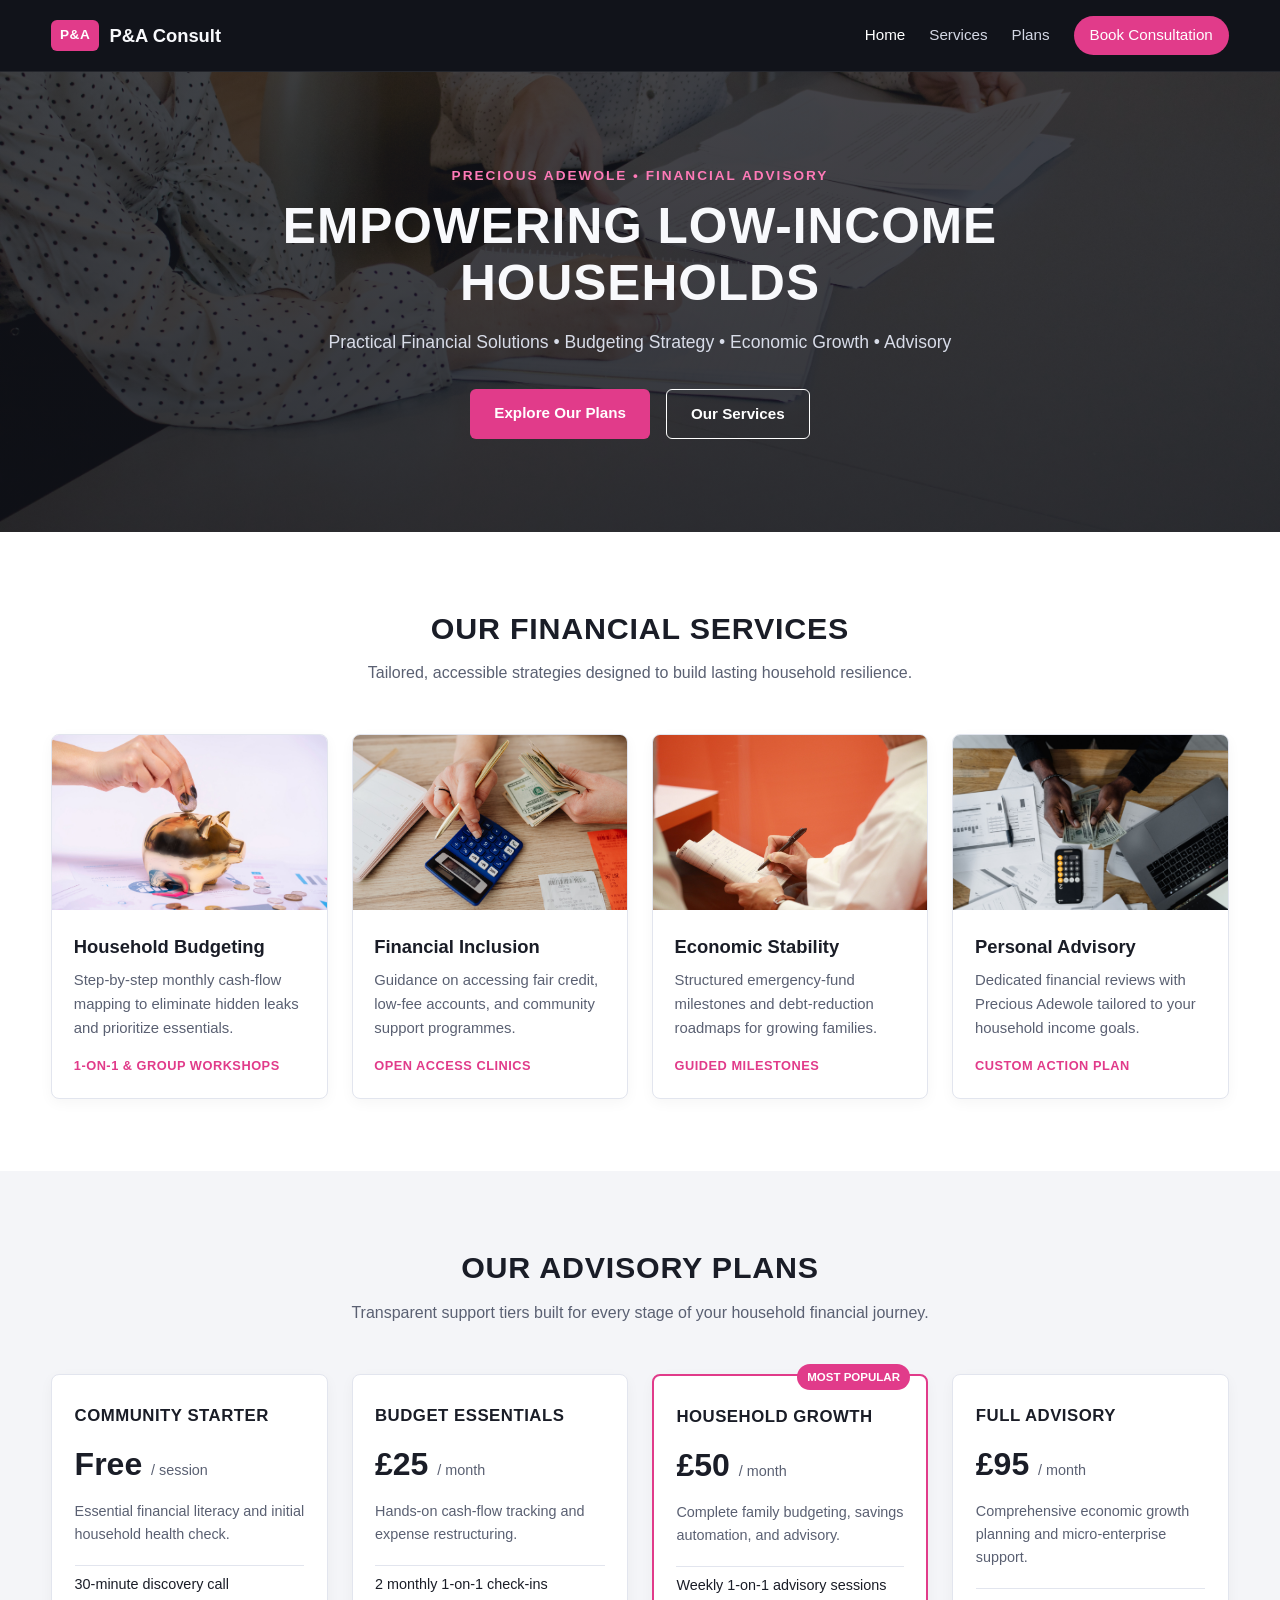
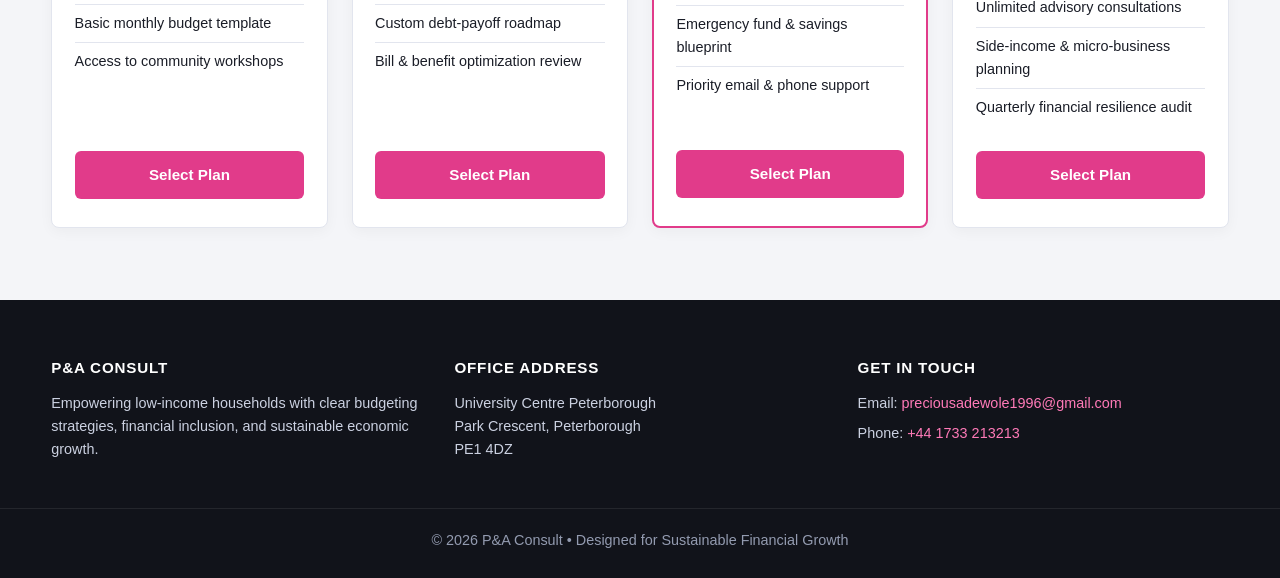
<file: index.html>
<!DOCTYPE html>
<html lang="en">
<head>
  <meta charset="UTF-8" />
  <meta name="viewport" content="width=device-width, initial-scale=1.0" />
  <title>P&A Consult | Financial Solutions & Household Advisory</title>
  <link rel="stylesheet" href="./assets/css/style.css" />
</head>
<body>

  <!-- Top Navigation Bar -->
  <header class="navbar">
    <div class="container nav-container">
      <a href="index.html" class="brand">
        <span class="brand-badge">P&amp;A</span>
        <span class="brand-name">P&amp;A Consult</span>
      </a>
      <nav class="nav-links" aria-label="Main Navigation">
        <a href="index.html" class="active">Home</a>
        <a href="#services">Services</a>
        <a href="#plans">Plans</a>
        <a href="signup.html" class="nav-cta">Book Consultation</a>
      </nav>
    </div>
  </header>

  <!-- Full-Bleed Hero Banner (Matches Video Hero Layout) -->
  <section class="hero">
    <div class="hero-overlay">
      <div class="container hero-content">
        <p class="hero-eyebrow">PRECIOUS ADEWOLE &bull; FINANCIAL ADVISORY</p>
        <h1>EMPOWERING LOW-INCOME HOUSEHOLDS</h1>
        <p class="hero-subtitle">
          Practical Financial Solutions &bull; Budgeting Strategy &bull; Economic Growth &bull; Advisory
        </p>
        <div class="hero-actions">
          <a href="#plans" class="btn btn-primary">Explore Our Plans</a>
          <a href="#services" class="btn btn-outline">Our Services</a>
        </div>
      </div>
    </div>
  </section>

  <!-- 4-Column Financial Services Grid (Replaces "Our Classes" Section) -->
  <section id="services" class="section section-light">
    <div class="container">
      <div class="section-header">
        <h2>OUR FINANCIAL SERVICES</h2>
        <p>Tailored, accessible strategies designed to build lasting household resilience.</p>
      </div>

      <div class="cards-grid">
        <article class="service-card">
          <img src="./assets/images/service-budgeting.jpg" alt="Household Budgeting Strategy" />
          <div class="card-body">
            <h3>Household Budgeting</h3>
            <p>Step-by-step monthly cash-flow mapping to eliminate hidden leaks and prioritize essentials.</p>
            <span class="card-tag">1-on-1 &amp; Group Workshops</span>
          </div>
        </article>

        <article class="service-card">
          <img src="./assets/images/service-inclusion.jpg" alt="Financial Inclusion Support" />
          <div class="card-body">
            <h3>Financial Inclusion</h3>
            <p>Guidance on accessing fair credit, low-fee accounts, and community support programmes.</p>
            <span class="card-tag">Open Access Clinics</span>
          </div>
        </article>

        <article class="service-card">
          <img src="./assets/images/service-stability.jpg" alt="Economic Stability Planning" />
          <div class="card-body">
            <h3>Economic Stability</h3>
            <p>Structured emergency-fund milestones and debt-reduction roadmaps for growing families.</p>
            <span class="card-tag">Guided Milestones</span>
          </div>
        </article>

        <article class="service-card">
          <img src="./assets/images/service-advisory.jpg" alt="Personal Financial Advisory" />
          <div class="card-body">
            <h3>Personal Advisory</h3>
            <p>Dedicated financial reviews with Precious Adewole tailored to your household income goals.</p>
            <span class="card-tag">Custom Action Plan</span>
          </div>
        </article>
      </div>
    </div>
  </section>

  <!-- 4-Column Advisory Plans Grid (Replaces "Our Memberships" Section) -->
  <section id="plans" class="section section-muted">
    <div class="container">
      <div class="section-header">
        <h2>OUR ADVISORY PLANS</h2>
        <p>Transparent support tiers built for every stage of your household financial journey.</p>
      </div>

      <div class="plans-grid">
        <!-- Plan 1 -->
        <div class="plan-card">
          <h3>COMMUNITY STARTER</h3>
          <div class="plan-price">Free <span>/ session</span></div>
          <p class="plan-desc">Essential financial literacy and initial household health check.</p>
          <ul class="plan-features">
            <li>30-minute discovery call</li>
            <li>Basic monthly budget template</li>
            <li>Access to community workshops</li>
          </ul>
          <a href="signup.html?plan=Community%20Starter" class="btn btn-primary btn-block">Select Plan</a>
        </div>

        <!-- Plan 2 -->
        <div class="plan-card">
          <h3>BUDGET ESSENTIALS</h3>
          <div class="plan-price">&pound;25 <span>/ month</span></div>
          <p class="plan-desc">Hands-on cash-flow tracking and expense restructuring.</p>
          <ul class="plan-features">
            <li>2 monthly 1-on-1 check-ins</li>
            <li>Custom debt-payoff roadmap</li>
            <li>Bill &amp; benefit optimization review</li>
          </ul>
          <a href="signup.html?plan=Budget%20Essentials" class="btn btn-primary btn-block">Select Plan</a>
        </div>

        <!-- Plan 3 (Featured) -->
        <div class="plan-card plan-featured">
          <span class="popular-badge">MOST POPULAR</span>
          <h3>HOUSEHOLD GROWTH</h3>
          <div class="plan-price">&pound;50 <span>/ month</span></div>
          <p class="plan-desc">Complete family budgeting, savings automation, and advisory.</p>
          <ul class="plan-features">
            <li>Weekly 1-on-1 advisory sessions</li>
            <li>Emergency fund &amp; savings blueprint</li>
            <li>Priority email &amp; phone support</li>
          </ul>
          <a href="signup.html?plan=Household%20Growth" class="btn btn-primary btn-block">Select Plan</a>
        </div>

        <!-- Plan 4 -->
        <div class="plan-card">
          <h3>FULL ADVISORY</h3>
          <div class="plan-price">&pound;95 <span>/ month</span></div>
          <p class="plan-desc">Comprehensive economic growth planning and micro-enterprise support.</p>
          <ul class="plan-features">
            <li>Unlimited advisory consultations</li>
            <li>Side-income &amp; micro-business planning</li>
            <li>Quarterly financial resilience audit</li>
          </ul>
          <a href="signup.html?plan=Full%20Advisory" class="btn btn-primary btn-block">Select Plan</a>
        </div>
      </div>
    </div>
  </section>

  <!-- Dark Structured Footer (Matches Video Footer + Your Current Contact Info) -->
  <footer class="footer">
    <div class="container footer-grid">
      <div>
        <h4>P&amp;A CONSULT</h4>
        <p>Empowering low-income households with clear budgeting strategies, financial inclusion, and sustainable economic growth.</p>
      </div>
      <div>
        <h4>OFFICE ADDRESS</h4>
        <p>University Centre Peterborough<br />Park Crescent, Peterborough<br />PE1 4DZ</p>
      </div>
      <div>
        <h4>GET IN TOUCH</h4>
        <p>Email: <a href="mailto:preciousadewole1996@gmail.com">preciousadewole1996@gmail.com</a></p>
        <p>Phone: <a href="tel:+441733213213">+44 1733 213213</a></p>
      </div>
    </div>
    <div class="footer-bottom">
      <p>&copy; 2026 P&amp;A Consult &bull; Designed for Sustainable Financial Growth</p>
    </div>
  </footer>

</body>
</html>
</file>
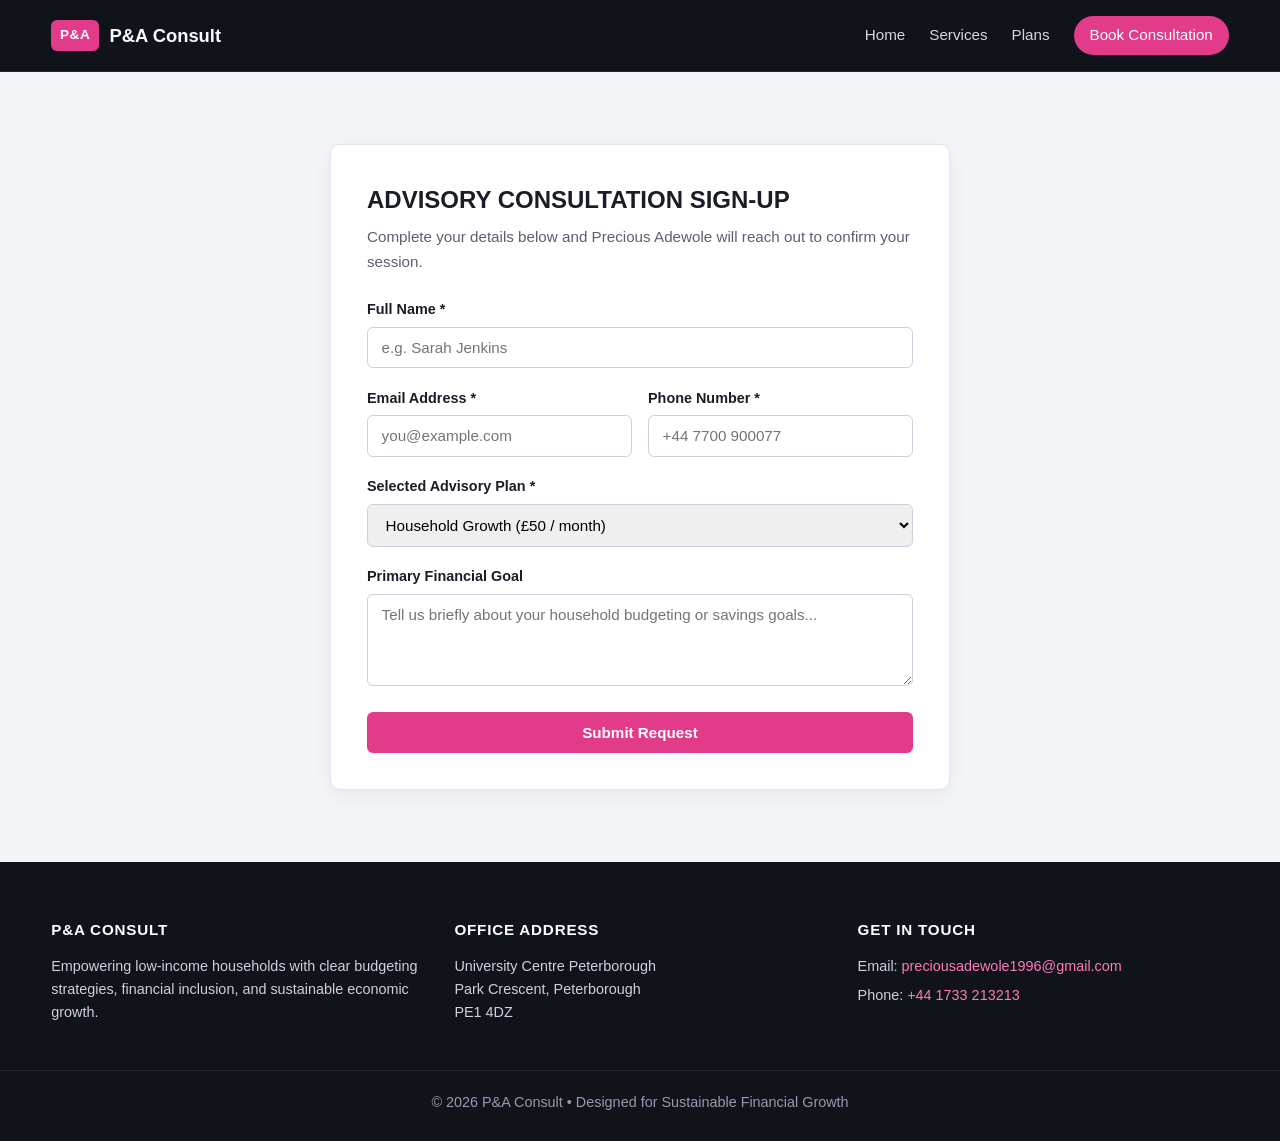
<file: signup.html>
<!DOCTYPE html>
<html lang="en">
<head>
  <meta charset="UTF-8" />
  <meta name="viewport" content="width=device-width, initial-scale=1.0" />
  <title>Book a Consultation | P&A Consult</title>
  <link rel="stylesheet" href="./assets/css/style.css" />
</head>
<body>

  <!-- Top Navigation Bar -->
  <header class="navbar">
    <div class="container nav-container">
      <a href="index.html" class="brand">
        <span class="brand-badge">P&amp;A</span>
        <span class="brand-name">P&amp;A Consult</span>
      </a>
      <nav class="nav-links" aria-label="Main Navigation">
        <a href="index.html">Home</a>
        <a href="index.html#services">Services</a>
        <a href="index.html#plans">Plans</a>
        <a href="signup.html" class="active nav-cta">Book Consultation</a>
      </nav>
    </div>
  </header>

  <main class="section section-muted form-page">
    <div class="container form-wrapper">

      <!-- Consultation Sign-Up Form -->
      <div id="form-card" class="form-card">
        <h2>ADVISORY CONSULTATION SIGN-UP</h2>
        <p class="form-subtitle">Complete your details below and Precious Adewole will reach out to confirm your session.</p>

        <form id="consultation-form">
          <div class="form-group">
            <label for="fullName">Full Name *</label>
            <input type="text" id="fullName" name="fullName" placeholder="e.g. Sarah Jenkins" required />
          </div>

          <div class="form-row">
            <div class="form-group">
              <label for="email">Email Address *</label>
              <input type="email" id="email" name="email" placeholder="you@example.com" required />
            </div>
            <div class="form-group">
              <label for="phone">Phone Number *</label>
              <input type="tel" id="phone" name="phone" placeholder="+44 7700 900077" required />
            </div>
          </div>

          <div class="form-group">
            <label for="planSelect">Selected Advisory Plan *</label>
            <select id="planSelect" name="planSelect" required>
              <option value="Community Starter">Community Starter (Free / session)</option>
              <option value="Budget Essentials">Budget Essentials (&pound;25 / month)</option>
              <option value="Household Growth" selected>Household Growth (&pound;50 / month)</option>
              <option value="Full Advisory">Full Advisory (&pound;95 / month)</option>
            </select>
          </div>

          <div class="form-group">
            <label for="goals">Primary Financial Goal</label>
            <textarea id="goals" name="goals" rows="4" placeholder="Tell us briefly about your household budgeting or savings goals..."></textarea>
          </div>

          <button type="submit" class="btn btn-primary btn-block">Submit Request</button>
        </form>
      </div>

      <!-- Confirmation State (Matches "WE'VE GOT YOUR REQUEST!" in Video) -->
      <div id="confirmation-card" class="form-card confirmation-box hidden" role="status" aria-live="polite">
        <div class="confirm-icon">&#10003;</div>
        <h2>WE'VE GOT YOUR REQUEST!</h2>
        <p id="confirmation-message">
          Thank you for reaching out to P&amp;A Consult. We have received your consultation details and will contact you within 24 hours.
        </p>
        <a href="index.html" class="btn btn-primary">Return to Home</a>
      </div>

    </div>
  </main>

  <!-- Footer -->
  <footer class="footer">
    <div class="container footer-grid">
      <div>
        <h4>P&amp;A CONSULT</h4>
        <p>Empowering low-income households with clear budgeting strategies, financial inclusion, and sustainable economic growth.</p>
      </div>
      <div>
        <h4>OFFICE ADDRESS</h4>
        <p>University Centre Peterborough<br />Park Crescent, Peterborough<br />PE1 4DZ</p>
      </div>
      <div>
        <h4>GET IN TOUCH</h4>
        <p>Email: <a href="mailto:preciousadewole1996@gmail.com">preciousadewole1996@gmail.com</a></p>
        <p>Phone: <a href="tel:+441733213213">+44 1733 213213</a></p>
      </div>
    </div>
    <div class="footer-bottom">
      <p>&copy; 2026 P&amp;A Consult &bull; Designed for Sustainable Financial Growth</p>
    </div>
  </footer>

  <script src="./assets/js/main.js"></script>
</body>
</html>
</file>
<file: assets/css/style.css>
:root {
  --bg-dark: #11131a;
  --bg-card-dark: #1a1d27;
  --bg-light: #ffffff;
  --bg-muted: #f4f5f8;
  --accent: #e13b8a;
  --accent-hover: #c72c76;
  --text-dark: #1a1d27;
  --text-muted: #5a6072;
  --text-light: #f8f9fc;
  --border-light: #e2e5ee;
}

* {
  box-sizing: border-box;
  margin: 0;
  padding: 0;
}

body {
  font-family: -apple-system, BlinkMacSystemFont, "Segoe UI", Roboto, Helvetica, Arial, sans-serif;
  color: var(--text-dark);
  background-color: var(--bg-light);
  line-height: 1.6;
}

.container {
  width: 92%;
  max-width: 1180px;
  margin: 0 auto;
}

/* Navbar */
.navbar {
  background-color: var(--bg-dark);
  color: var(--text-light);
  padding: 1rem 0;
  position: sticky;
  top: 0;
  z-index: 100;
  border-bottom: 1px solid rgba(255, 255, 255, 0.08);
}

.nav-container {
  display: flex;
  justify-content: space-between;
  align-items: center;
  flex-wrap: wrap;
  gap: 1rem;
}

.brand {
  display: flex;
  align-items: center;
  gap: 0.65rem;
  text-decoration: none;
  color: var(--text-light);
  font-weight: 700;
  font-size: 1.15rem;
}

.brand-badge {
  background: var(--accent);
  color: #fff;
  padding: 0.3rem 0.55rem;
  border-radius: 6px;
  font-size: 0.85rem;
  letter-spacing: 0.5px;
}

.nav-links {
  display: flex;
  align-items: center;
  gap: 1.5rem;
}

.nav-links a {
  color: #d3d7e4;
  text-decoration: none;
  font-size: 0.95rem;
  font-weight: 500;
  transition: color 0.2s ease;
}

.nav-links a:hover,
.nav-links a.active {
  color: #ffffff;
}

.nav-links a.nav-cta {
  background: var(--accent);
  color: #fff;
  padding: 0.45rem 1rem;
  border-radius: 999px;
}

.nav-links a.nav-cta:hover {
  background: var(--accent-hover);
}

/* Hero Banner */
.hero {
  background-image: url("../images/hero-finance.jpg");
  background-size: cover;
  background-position: center;
  min-height: 460px;
  display: flex;
  align-items: center;
}

.hero-overlay {
  width: 100%;
  min-height: 460px;
  background: linear-gradient(rgba(17, 19, 26, 0.78), rgba(17, 19, 26, 0.85));
  display: flex;
  align-items: center;
  padding: 4rem 0;
}

.hero-content {
  text-align: center;
  color: var(--text-light);
  max-width: 780px;
}

.hero-eyebrow {
  color: #ff7ab8;
  font-weight: 700;
  letter-spacing: 2px;
  font-size: 0.85rem;
  margin-bottom: 0.75rem;
}

.hero h1 {
  font-size: clamp(2rem, 4.5vw, 3.1rem);
  letter-spacing: 1px;
  margin-bottom: 1rem;
  line-height: 1.15;
}

.hero-subtitle {
  font-size: 1.1rem;
  color: #d8dce8;
  margin-bottom: 2rem;
}

.hero-actions {
  display: flex;
  justify-content: center;
  gap: 1rem;
  flex-wrap: wrap;
}

/* Buttons */
.btn {
  display: inline-block;
  padding: 0.75rem 1.5rem;
  border-radius: 6px;
  font-weight: 600;
  text-decoration: none;
  cursor: pointer;
  border: none;
  font-size: 0.95rem;
  transition: background 0.2s ease, transform 0.15s ease;
}

.btn-primary {
  background: var(--accent);
  color: #fff;
}

.btn-primary:hover {
  background: var(--accent-hover);
}

.btn-outline {
  border: 1.5px solid #ffffff;
  color: #ffffff;
  background: transparent;
}

.btn-outline:hover {
  background: rgba(255, 255, 255, 0.12);
}

.btn-block {
  display: block;
  width: 100%;
  text-align: center;
}

/* Sections */
.section {
  padding: 4.5rem 0;
}

.section-light {
  background: var(--bg-light);
}

.section-muted {
  background: var(--bg-muted);
}

.section-header {
  text-align: center;
  max-width: 650px;
  margin: 0 auto 3rem;
}

.section-header h2 {
  font-size: 1.9rem;
  letter-spacing: 0.8px;
  margin-bottom: 0.5rem;
  color: var(--text-dark);
}

.section-header p {
  color: var(--text-muted);
}

/* 4-Column Service Cards */
.cards-grid {
  display: grid;
  grid-template-columns: repeat(auto-fit, minmax(245px, 1fr));
  gap: 1.5rem;
}

.service-card {
  background: #fff;
  border: 1px solid var(--border-light);
  border-radius: 8px;
  overflow: hidden;
  display: flex;
  flex-direction: column;
  box-shadow: 0 4px 14px rgba(0, 0, 0, 0.04);
}

.service-card img {
  width: 100%;
  height: 175px;
  object-fit: cover;
  display: block;
}

.card-body {
  padding: 1.35rem;
  display: flex;
  flex-direction: column;
  flex-grow: 1;
}

.card-body h3 {
  font-size: 1.15rem;
  margin-bottom: 0.5rem;
}

.card-body p {
  color: var(--text-muted);
  font-size: 0.93rem;
  margin-bottom: 1rem;
  flex-grow: 1;
}

.card-tag {
  font-size: 0.8rem;
  font-weight: 700;
  color: var(--accent);
  text-transform: uppercase;
  letter-spacing: 0.5px;
}

/* 4-Column Plans Grid */
.plans-grid {
  display: grid;
  grid-template-columns: repeat(auto-fit, minmax(245px, 1fr));
  gap: 1.5rem;
  align-items: stretch;
}

.plan-card {
  background: #fff;
  border: 1px solid var(--border-light);
  border-radius: 8px;
  padding: 1.75rem 1.4rem;
  display: flex;
  flex-direction: column;
  position: relative;
  box-shadow: 0 4px 14px rgba(0, 0, 0, 0.04);
}

.plan-featured {
  border: 2px solid var(--accent);
}

.popular-badge {
  position: absolute;
  top: -12px;
  right: 16px;
  background: var(--accent);
  color: #fff;
  font-size: 0.72rem;
  font-weight: 700;
  padding: 0.25rem 0.65rem;
  border-radius: 999px;
}

.plan-card h3 {
  font-size: 1.05rem;
  letter-spacing: 0.5px;
  margin-bottom: 0.6rem;
}

.plan-price {
  font-size: 2rem;
  font-weight: 800;
  color: var(--text-dark);
  margin-bottom: 0.6rem;
}

.plan-price span {
  font-size: 0.9rem;
  font-weight: 500;
  color: var(--text-muted);
}

.plan-desc {
  font-size: 0.9rem;
  color: var(--text-muted);
  margin-bottom: 1.2rem;
}

.plan-features {
  list-style: none;
  margin-bottom: 1.5rem;
  flex-grow: 1;
}

.plan-features li {
  font-size: 0.9rem;
  padding: 0.45rem 0;
  border-top: 1px solid var(--border-light);
}

/* Sign-Up Form & Confirmation */
.form-page {
  min-height: 68vh;
  display: flex;
  align-items: center;
}

.form-wrapper {
  max-width: 620px;
}

.form-card {
  background: #fff;
  padding: 2.25rem;
  border-radius: 10px;
  border: 1px solid var(--border-light);
  box-shadow: 0 6px 22px rgba(0, 0, 0, 0.06);
}

.form-card h2 {
  margin-bottom: 0.4rem;
}

.form-subtitle {
  color: var(--text-muted);
  font-size: 0.95rem;
  margin-bottom: 1.5rem;
}

.form-row {
  display: grid;
  grid-template-columns: 1fr 1fr;
  gap: 1rem;
}

@media (max-width: 600px) {
  .form-row {
    grid-template-columns: 1fr;
  }
}

.form-group {
  margin-bottom: 1.15rem;
}

.form-group label {
  display: block;
  font-weight: 600;
  font-size: 0.9rem;
  margin-bottom: 0.35rem;
}

.form-group input,
.form-group select,
.form-group textarea {
  width: 100%;
  padding: 0.7rem 0.85rem;
  border: 1px solid #ccd2e0;
  border-radius: 6px;
  font-size: 0.95rem;
  font-family: inherit;
}

.confirmation-box {
  text-align: center;
  padding: 3rem 2rem;
}

.confirm-icon {
  width: 56px;
  height: 56px;
  background: var(--accent);
  color: #fff;
  border-radius: 50%;
  display: inline-flex;
  align-items: center;
  justify-content: center;
  font-size: 1.6rem;
  font-weight: 700;
  margin-bottom: 1rem;
}

.confirmation-box h2 {
  margin-bottom: 0.75rem;
}

.confirmation-box p {
  color: var(--text-muted);
  margin-bottom: 1.75rem;
}

.hidden {
  display: none;
}

/* Footer */
.footer {
  background: var(--bg-dark);
  color: #cbd1e1;
  padding-top: 3.5rem;
}

.footer-grid {
  display: grid;
  grid-template-columns: repeat(auto-fit, minmax(220px, 1fr));
  gap: 2rem;
  padding-bottom: 2.5rem;
}

.footer h4 {
  color: #fff;
  font-size: 0.95rem;
  letter-spacing: 0.8px;
  margin-bottom: 0.75rem;
}

.footer p {
  font-size: 0.9rem;
  margin-bottom: 0.4rem;
}

.footer a {
  color: #ff7ab8;
  text-decoration: none;
}

.footer-bottom {
  border-top: 1px solid rgba(255, 255, 255, 0.08);
  text-align: center;
  padding: 1.25rem 0;
  font-size: 0.85rem;
  color: #939bb0;
}
</file>
